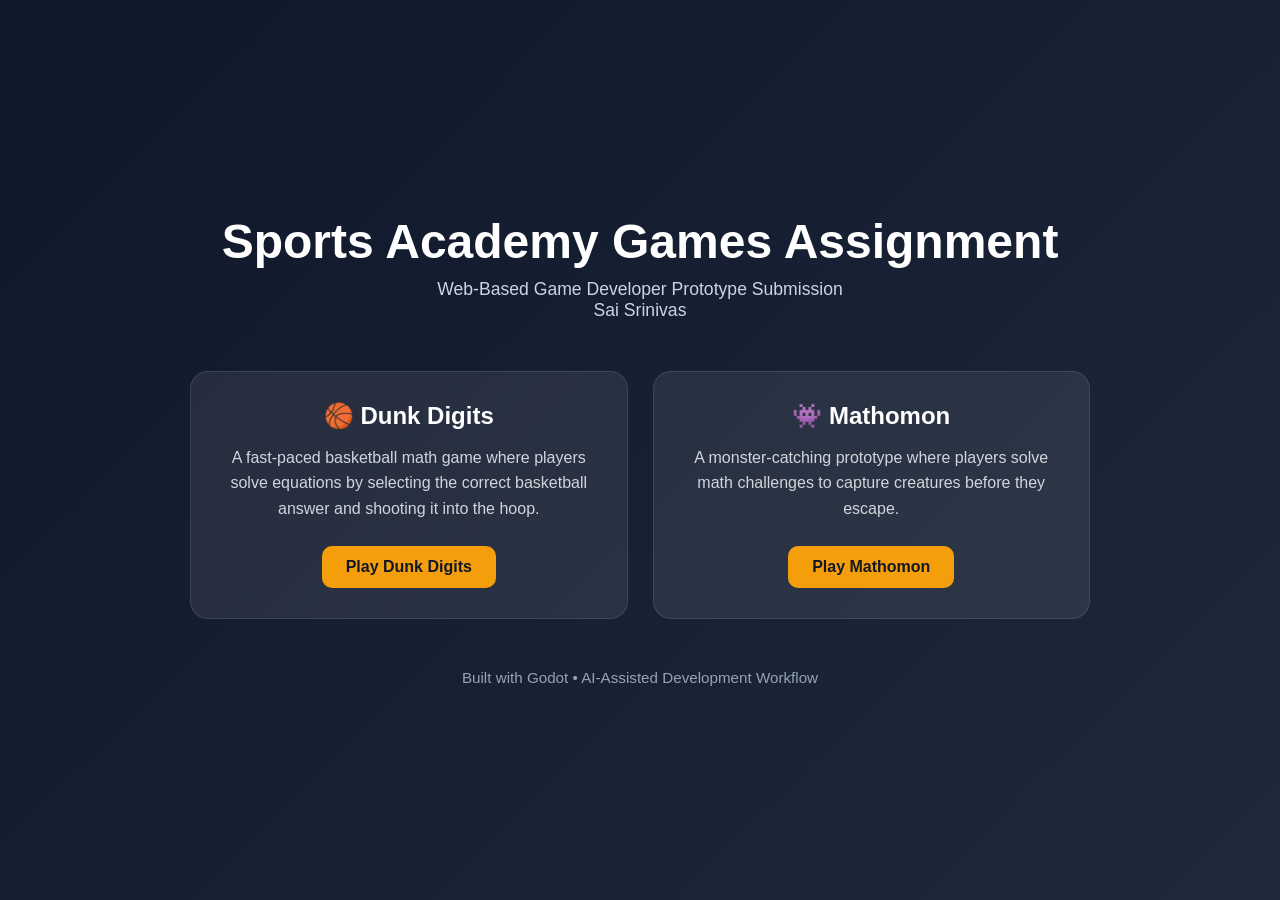
<file: index.html>
<!DOCTYPE html>
<html lang="en">
<head>
    <meta charset="UTF-8">
    <meta name="viewport" content="width=device-width, initial-scale=1.0">
    <title>Sports Academy Games Assignment - Sai Srinivas</title>

    <style>
        * {
            margin: 0;
            padding: 0;
            box-sizing: border-box;
        }

        body {
            font-family: Arial, Helvetica, sans-serif;
            min-height: 100vh;
            background: linear-gradient(135deg, #0f172a, #1e293b);
            color: white;
            display: flex;
            align-items: center;
            justify-content: center;
            padding: 40px 20px;
        }

        .container {
            width: 100%;
            max-width: 900px;
            text-align: center;
        }

        h1 {
            font-size: 3rem;
            margin-bottom: 10px;
        }

        .subtitle {
            color: #cbd5e1;
            margin-bottom: 50px;
            font-size: 1.1rem;
        }

        .games {
            display: grid;
            grid-template-columns: repeat(auto-fit, minmax(300px, 1fr));
            gap: 25px;
        }

        .card {
            background: rgba(255,255,255,0.08);
            border: 1px solid rgba(255,255,255,0.1);
            border-radius: 18px;
            padding: 30px;
            transition: transform 0.2s ease;
        }

        .card:hover {
            transform: translateY(-5px);
        }

        .card h2 {
            margin-bottom: 15px;
        }

        .card p {
            color: #d1d5db;
            line-height: 1.6;
            margin-bottom: 25px;
        }

        .play-btn {
            display: inline-block;
            text-decoration: none;
            background: #f59e0b;
            color: #111827;
            font-weight: bold;
            padding: 12px 24px;
            border-radius: 10px;
            transition: 0.2s;
        }

        .play-btn:hover {
            background: #fbbf24;
        }

        .footer {
            margin-top: 50px;
            color: #94a3b8;
            font-size: 0.95rem;
        }

        @media (max-width: 600px) {
            h1 {
                font-size: 2rem;
            }
        }
    </style>
</head>
<body>

<div class="container">

    <h1>Sports Academy Games Assignment</h1>

    <p class="subtitle">
        Web-Based Game Developer Prototype Submission<br>
        Sai Srinivas
    </p>

    <div class="games">

        <div class="card">
            <h2>🏀 Dunk Digits</h2>

            <p>
                A fast-paced basketball math game where players solve equations by
                selecting the correct basketball answer and shooting it into the hoop.
            </p>

            <a class="play-btn" href="./dunk-digits/">
                Play Dunk Digits
            </a>
        </div>

        <div class="card">
            <h2>👾 Mathomon</h2>

            <p>
                A monster-catching prototype where players solve math challenges
                to capture creatures before they escape.
            </p>

            <a class="play-btn" href="./mons/">
                Play Mathomon
            </a>
        </div>

    </div>

    <div class="footer">
        Built with Godot • AI-Assisted Development Workflow
    </div>

</div>

</body>
</html>
</file>
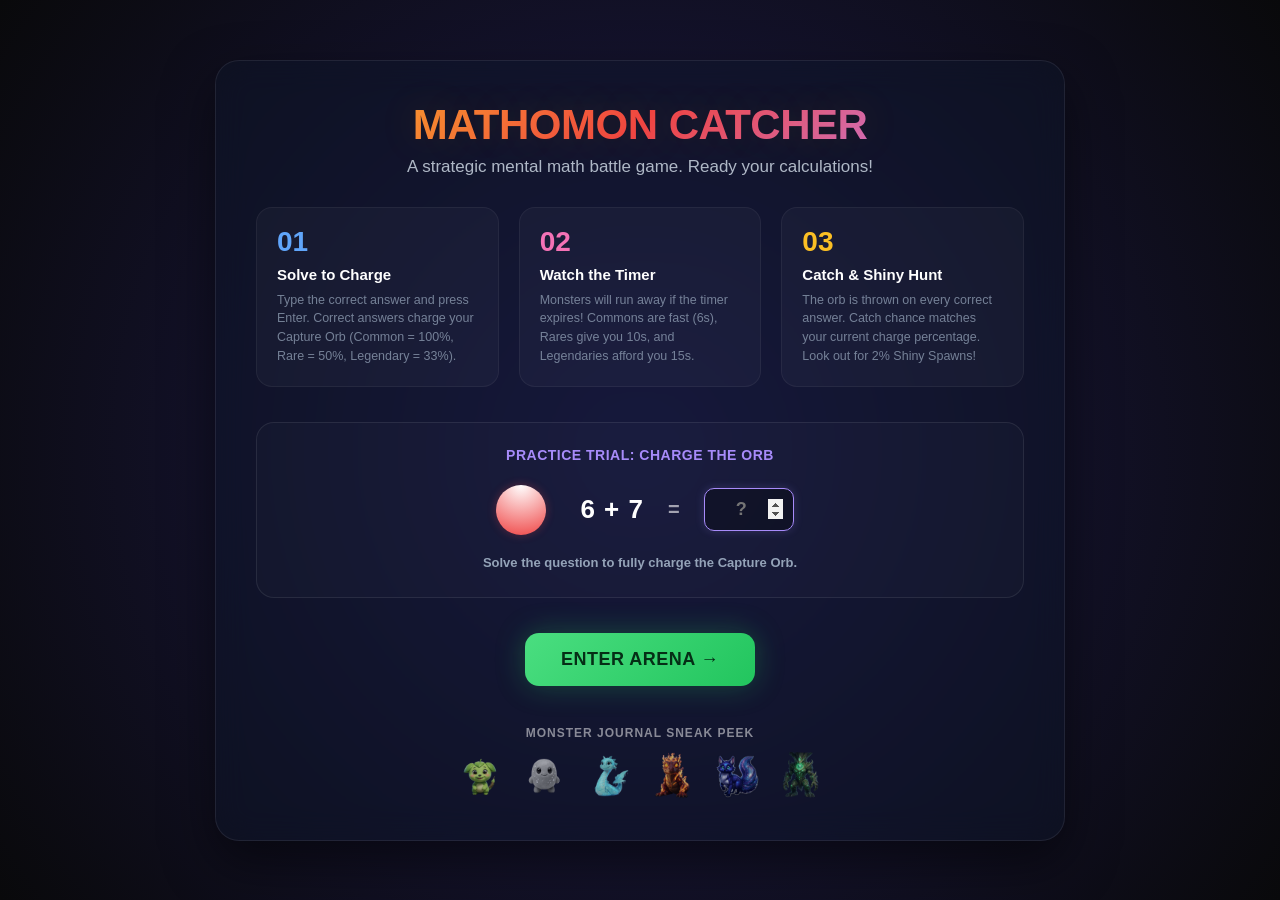
<file: mons/index.html>
<!DOCTYPE html>
<html lang="en">
<head>
    <meta charset="UTF-8">
    <meta name="viewport" content="width=device-width, initial-scale=1.0">
    <title>Mathomon Catcher — How to Play</title>
    <link rel="stylesheet" href="style.css">
    <style>
        /* Special Landing Page Styles */
        body.landing-page {
            overflow-y: auto;
            background: radial-gradient(circle at center, #1e1b4b, #09090b);
            display: flex;
            justify-content: center;
            align-items: center;
            min-height: 100vh;
            padding: 20px;
        }

        #landingContainer {
            width: min(850px, 95vw);
            background: rgba(15, 23, 42, 0.45);
            backdrop-filter: blur(16px);
            -webkit-backdrop-filter: blur(16px);
            border: 1px solid rgba(255, 255, 255, 0.08);
            border-radius: 24px;
            padding: 40px;
            text-align: center;
            box-shadow: 0 20px 50px rgba(0, 0, 0, 0.5);
            position: relative;
        }

        .title-glow {
            font-size: clamp(28px, 5vw, 42px);
            font-weight: 800;
            background: linear-gradient(135deg, #fbbf24, #ef4444, #c084fc);
            -webkit-background-clip: text;
            -webkit-text-fill-color: transparent;
            text-shadow: 0 0 40px rgba(245, 158, 11, 0.15);
            margin-bottom: 8px;
            letter-spacing: -0.5px;
        }

        .subtitle {
            font-size: clamp(14px, 2.5vw, 17px);
            opacity: 0.85;
            color: #cbd5e1;
            margin-bottom: 30px;
        }

        .guide-grid {
            display: grid;
            grid-template-columns: repeat(auto-fit, minmax(220px, 1fr));
            gap: 20px;
            margin-bottom: 35px;
            text-align: left;
        }

        .guide-card {
            background: rgba(255, 255, 255, 0.03);
            border: 1px solid rgba(255, 255, 255, 0.05);
            border-radius: 16px;
            padding: 20px;
            transition: all 0.3s ease;
        }

        .guide-card:hover {
            transform: translateY(-4px);
            background: rgba(255, 255, 255, 0.05);
            border-color: rgba(255, 255, 255, 0.1);
        }

        .card-number {
            font-size: 28px;
            font-weight: 800;
            color: #60a5fa;
            margin-bottom: 10px;
            line-height: 1;
        }

        .guide-card:nth-child(2) .card-number { color: #f472b6; }
        .guide-card:nth-child(3) .card-number { color: #fbbf24; }

        .card-title {
            font-size: 15px;
            font-weight: 700;
            margin-bottom: 8px;
            color: white;
        }

        .card-desc {
            font-size: 12.5px;
            opacity: 0.75;
            line-height: 1.5;
            color: #94a3b8;
        }

        /* Interactive Trial Widget */
        .trial-box {
            background: rgba(255, 255, 255, 0.02);
            border: 1px solid rgba(255, 255, 255, 0.08);
            border-radius: 18px;
            padding: 24px;
            margin-bottom: 35px;
            display: flex;
            flex-direction: column;
            align-items: center;
        }

        .trial-header {
            font-size: 14px;
            font-weight: 700;
            color: #a78bfa;
            margin-bottom: 12px;
            text-transform: uppercase;
            letter-spacing: 0.5px;
        }

        .trial-interactive {
            display: flex;
            align-items: center;
            justify-content: center;
            gap: 24px;
            width: 100%;
            flex-wrap: wrap;
        }

        .trial-orb-wrapper {
            position: relative;
            width: 70px;
            height: 70px;
            display: flex;
            align-items: center;
            justify-content: center;
        }

        .trial-orb {
            width: 50px;
            height: 50px;
            border-radius: 50%;
            background: radial-gradient(circle at top, #ffffff, #ef4444);
            box-shadow: 0 0 10px rgba(239, 68, 68, 0.3);
            transition: all 0.5s ease;
        }

        .trial-orb.charged {
            background: radial-gradient(circle at top, #ffffff, #10b981);
            box-shadow: 0 0 25px #10b981, 0 0 8px rgba(16, 185, 129, 0.5);
            transform: scale(1.15);
        }

        .trial-math {
            font-size: 26px;
            font-weight: 800;
            letter-spacing: 1px;
        }

        .trial-input {
            width: 90px;
            padding: 10px;
            border-radius: 10px;
            border: 1px solid rgba(255, 255, 255, 0.15);
            background: rgba(0, 0, 0, 0.3);
            color: white;
            text-align: center;
            font-size: 18px;
            font-weight: 700;
        }

        .trial-input:focus {
            outline: none;
            border-color: #a78bfa;
            box-shadow: 0 0 10px rgba(167, 139, 250, 0.2);
        }

        .trial-feedback {
            font-size: 13px;
            font-weight: 700;
            margin-top: 10px;
            color: #94a3b8;
            height: 18px;
        }

        .trial-feedback.success {
            color: #10b981;
        }

        /* Action Play Button */
        .play-btn {
            display: inline-flex;
            align-items: center;
            justify-content: center;
            padding: 16px 36px;
            font-size: 18px;
            font-weight: 800;
            text-decoration: none;
            color: #052e16;
            background: linear-gradient(135deg, #4ade80, #22c55e);
            border-radius: 14px;
            box-shadow: 0 0 30px rgba(34, 197, 94, 0.3);
            transition: all 0.3s ease;
            letter-spacing: 0.5px;
            border: none;
            cursor: pointer;
        }

        .play-btn:hover {
            transform: scale(1.05) translateY(-2px);
            box-shadow: 0 0 40px rgba(34, 197, 94, 0.5);
            color: #052e16;
        }

        .play-btn:active {
            transform: scale(0.98);
        }

        /* Mini Monster Showcase */
        .showcase-title {
            font-size: 12px;
            font-weight: 700;
            text-transform: uppercase;
            letter-spacing: 1px;
            opacity: 0.5;
            margin-top: 40px;
            margin-bottom: 12px;
        }

        .showcase-monsters {
            display: flex;
            justify-content: center;
            gap: 16px;
            opacity: 0.75;
            flex-wrap: wrap;
        }

        .showcase-monsters img {
            width: 48px;
            height: 48px;
            object-fit: contain;
            transition: all 0.2s ease;
        }

        .showcase-monsters img:hover {
            transform: scale(1.2) rotate(8deg);
            opacity: 1;
        }

        /* Hide landing view layout scroll limits when in guide */
        @media(max-height: 800px) {
            body.landing-page {
                padding: 10px;
            }
            #landingContainer {
                padding: 24px;
            }
            .guide-grid {
                margin-bottom: 24px;
            }
            .trial-box {
                margin-bottom: 24px;
                padding: 16px;
            }
        }
    </style>
</head>
<body class="landing-page">

<div id="landingContainer">

    <h1 class="title-glow">MATHOMON CATCHER</h1>
    <p class="subtitle">A strategic mental math battle game. Ready your calculations!</p>

    <!-- Guide Grid -->
    <div class="guide-grid">
        <div class="guide-card">
            <div class="card-number">01</div>
            <div class="card-title">Solve to Charge</div>
            <div class="card-desc">Type the correct answer and press Enter. Correct answers charge your Capture Orb (Common = 100%, Rare = 50%, Legendary = 33%).</div>
        </div>
        <div class="guide-card">
            <div class="card-number">02</div>
            <div class="card-title">Watch the Timer</div>
            <div class="card-desc">Monsters will run away if the timer expires! Commons are fast (6s), Rares give you 10s, and Legendaries afford you 15s.</div>
        </div>
        <div class="guide-card">
            <div class="card-number">03</div>
            <div class="card-title">Catch & Shiny Hunt</div>
            <div class="card-desc">The orb is thrown on every correct answer. Catch chance matches your current charge percentage. Look out for 2% Shiny Spawns!</div>
        </div>
    </div>

    <!-- Trial Math Box -->
    <div class="trial-box">
        <div class="trial-header">Practice Trial: Charge the Orb</div>
        <div class="trial-interactive">
            <div class="trial-orb-wrapper">
                <div id="trialOrb" class="trial-orb"></div>
            </div>
            <div id="trialQuestion" class="trial-math">6 + 7</div>
            <div style="font-size: 20px; font-weight: 700; opacity: 0.6;">=</div>
            <input id="trialAnswer" type="number" class="trial-input" placeholder="?" autocomplete="off">
        </div>
        <div id="trialFeedback" class="trial-feedback">Solve the question to fully charge the Capture Orb.</div>
    </div>

    <!-- Play Button -->
    <a href="play.html" class="play-btn">
        ENTER ARENA →
    </a>

    <!-- Mini Showcase -->
    <div class="showcase-title">Monster Journal Sneak Peek</div>
    <div class="showcase-monsters">
        <img src="assets/monsters/Spriggle.png" alt="Spriggle" title="Spriggle">
        <img src="assets/monsters/Pebblit.png" alt="Pebblit" title="Pebblit">
        <img src="assets/monsters/Aquava.png" alt="Aquava" title="Aquava">
        <img src="assets/monsters/Emberjaw.png" alt="Emberjaw" title="Emberjaw">
        <img src="assets/monsters/Starveil.png" alt="Starveil" title="Starveil">
        <img src="assets/monsters/Verdantor.png" alt="Verdantor" title="Verdantor">
    </div>

</div>

<!-- Trial JavaScript Code -->
<script>
    let currentAns = 13;
    let audioCtx = null;

    function getAudio() {
        if (!audioCtx) {
            audioCtx = new (window.AudioContext || window.webkitAudioContext)();
        }
        return audioCtx;
    }

    function playTone(freq, duration) {
        try {
            const ctx = getAudio();
            const osc = ctx.createOscillator();
            const gain = ctx.createGain();
            osc.type = "sine";
            osc.frequency.setValueAtTime(freq, ctx.currentTime);
            osc.frequency.exponentialRampToValueAtTime(800, ctx.currentTime + duration);
            gain.gain.setValueAtTime(0.06, ctx.currentTime);
            gain.gain.exponentialRampToValueAtTime(0.0001, ctx.currentTime + duration);
            osc.connect(gain);
            gain.connect(ctx.destination);
            osc.start();
            osc.stop(ctx.currentTime + duration);
        } catch (e) {
            console.log("Audio not enabled yet");
        }
    }

    function generateQuestion() {
        const a = Math.floor(Math.random() * 8) + 2;
        const b = Math.floor(Math.random() * 8) + 2;
        currentAns = a + b;
        document.getElementById("trialQuestion").textContent = `${a} + ${b}`;
        const input = document.getElementById("trialAnswer");
        input.value = "";
        input.disabled = false;
        input.focus();
        document.getElementById("trialOrb").className = "trial-orb";
        document.getElementById("trialFeedback").textContent = "Solve the question to fully charge the Capture Orb.";
        document.getElementById("trialFeedback").className = "trial-feedback";
    }

    document.getElementById("trialAnswer").addEventListener("keydown", function(e) {
        if (e.key === "Enter") {
            const val = Number(this.value);
            const feedback = document.getElementById("trialFeedback");
            const orb = document.getElementById("trialOrb");
            
            if (val === currentAns) {
                playTone(1500, 0.05);
                orb.className = "trial-orb charged";
                feedback.textContent = "100% Charged! You're ready. Click ENTER ARENA to begin!";
                feedback.className = "trial-feedback success";
                this.disabled = true;
                
                // Reset trial after 2.5 seconds to practice again
                setTimeout(generateQuestion, 2500);
            } else {
                feedback.textContent = "Incorrect. Try again!";
                feedback.className = "trial-feedback";
                this.value = "";
            }
        }
    });

    // Auto-focus on load
    window.addEventListener("DOMContentLoaded", () => {
        document.getElementById("trialAnswer").focus();
    });
</script>

</body>
</html>
</file>
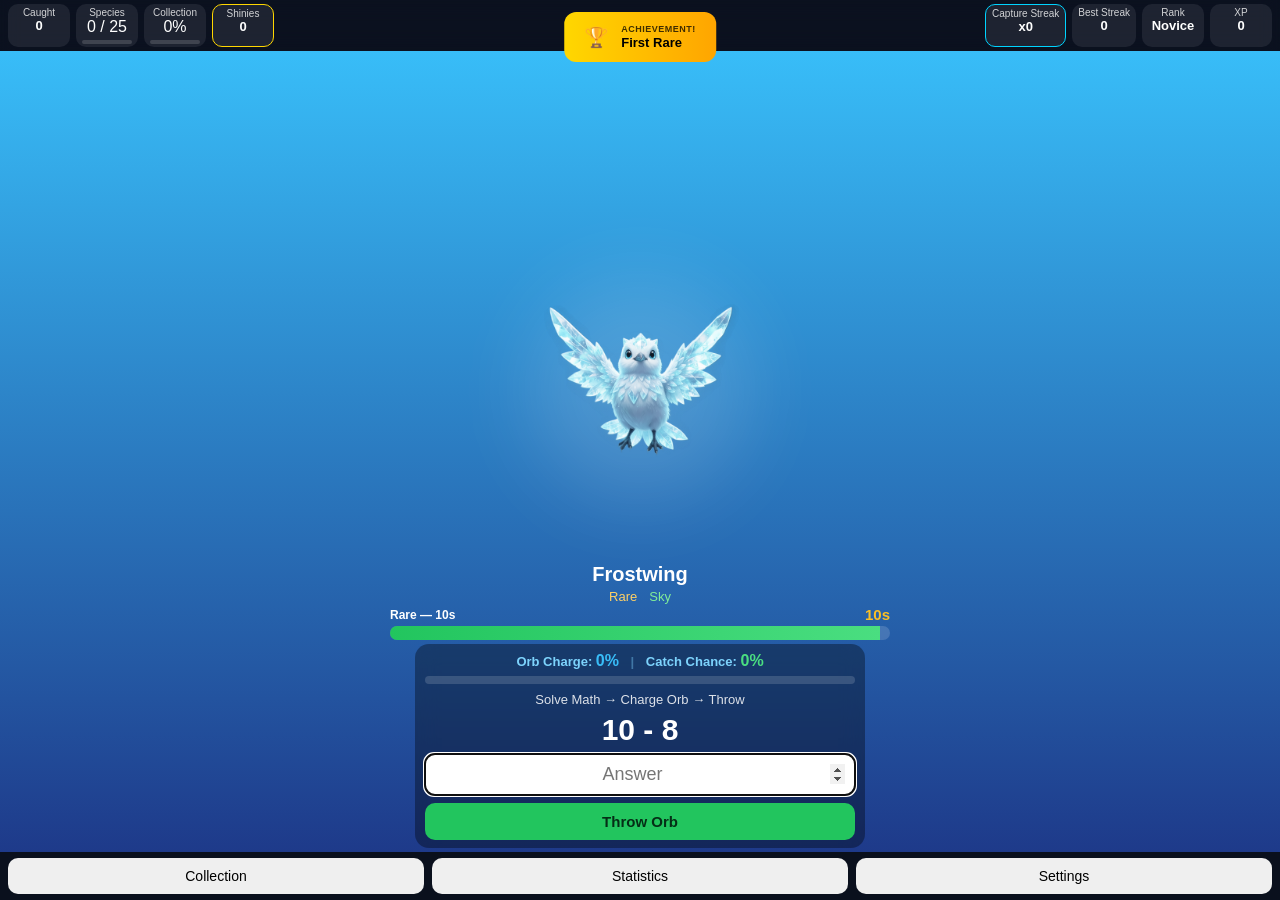
<file: mons/play.html>
<!DOCTYPE html>
<html lang="en">
<head>
    <meta charset="UTF-8">
    <meta name="viewport" content="width=device-width, initial-scale=1.0">
    <title>Mathomon Catcher</title>

    <link rel="stylesheet" href="style.css">
</head>
<body>

<div id="game">

    <!-- =====================================================
         TOP HUD
    ====================================================== -->

    <header id="topHud">

        <div class="hud-group">

            <div class="stat-card">
                <span class="stat-label">Caught</span>
                <span id="caughtCount">0</span>
            </div>

            <div class="stat-card">
                <span class="stat-label">Species</span>
                <span id="speciesCount">0 / 25</span>
                <div class="mini-bar-outer">
                    <div id="speciesBarInner" class="mini-bar-inner"></div>
                </div>
            </div>

            <div class="stat-card">
                <span class="stat-label">Collection</span>
                <span id="collectionPercent">0%</span>
                <div class="mini-bar-outer">
                    <div id="collectionBarInner" class="mini-bar-inner"></div>
                </div>
            </div>

            <div class="stat-card shiny-card">
                <span class="stat-label">Shinies</span>
                <span id="shinyCount">0</span>
            </div>

        </div>

        <div class="hud-group hud-secondary">

            <div class="stat-card combo-card">
                <span class="stat-label">
                    Capture Streak
                </span>

                <span id="comboCount">
                    x0
                </span>
            </div>

            <div class="stat-card">
                <span class="stat-label">
                    Best Streak
                </span>

                <span id="bestCombo">
                    0
                </span>
            </div>

            <div class="stat-card">
                <span class="stat-label">
                    Rank
                </span>

                <span id="rankText">
                    Novice
                </span>
            </div>

            <div class="stat-card">
                <span class="stat-label">
                    XP
                </span>

                <span id="xpText">
                    0
                </span>
            </div>

        </div>

    </header>

    <!-- =====================================================
         ARENA
    ====================================================== -->

    <main id="arena">

        <!-- BIOME -->

        <div id="biomeBackground"></div>

        <!-- PARTICLES -->

        <div id="particleLayer"></div>

        <!-- EFFECTS -->

        <div id="effectLayer">

            <div id="flashOverlay"></div>

            <div id="rareEncounterBanner">
                RARE ENCOUNTER
            </div>

            <div id="legendaryEncounterBanner">
                ⭐ LEGENDARY ENCOUNTER ⭐
            </div>

            <div id="captureFeedbackBanner"></div>

            <div id="shinyBanner">
                ✨ SHINY ENCOUNTER ✨
            </div>

        </div>

        <!-- MONSTER -->

        <section id="monsterStage">

            <div id="monsterGlow"></div>

            <img
                id="monsterSprite"
                src=""
                alt="Monster"
            >

            <div id="shinySparkles"></div>

        </section>

        <!-- MONSTER INFO -->

        <section id="monsterInfo">

            <div id="monsterName">
                Loading...
            </div>

            <div id="monsterMeta">

                <span id="monsterRarity">
                    Common
                </span>

                <span id="monsterBiome">
                    Forest
                </span>

            </div>

        </section>

        <!-- TEMPER BAR -->

        <section id="timerContainer">

            <div class="meter-title">
                <span id="timerLabel">Time Remaining</span>
                <span id="timerText">6s</span>
            </div>

            <div id="timerBarOuter">

                <div id="timerBarInner"></div>

            </div>

        </section>

        <!-- CAPTURE ORB -->

        <div id="captureLayer">

            <div id="captureOrb"></div>

        </div>

        <!-- MATH PANEL -->

        <section id="mathPanel">

            <div id="orbChargeDisplay">
                Orb Charge: <span id="orbChargePercent">0%</span>
                <span class="orb-charge-sep">|</span>
                Catch Chance: <span id="catchChancePercent">0%</span>
            </div>

            <div id="orbChargeBarOuter">
                <div id="orbChargeBarInner"></div>
            </div>

            <div id="mathTitle">
                Solve Math → Charge Orb → Throw
            </div>

            <div id="mathQuestion">
                5 + 4
            </div>

            <input
                id="mathAnswer"
                type="number"
                autocomplete="off"
                placeholder="Answer"
            >

            <button id="submitAnswer">
                Throw Orb
            </button>

        </section>

    </main>

    <!-- =====================================================
         BOTTOM BAR
    ====================================================== -->

    <footer id="bottomBar">

        <button id="journalButton">
            Collection
        </button>

        <button id="statsButton">
            Statistics
        </button>

        <button id="settingsButton">
            Settings
        </button>

    </footer>

</div>

<!-- =====================================================
     COLLECTION MODAL
===================================================== -->

<div
    id="collectionModal"
    class="modal hidden"
>

    <div class="modal-content">

        <div class="modal-header">

            <h2>
                Monster Journal
            </h2>

            <button
                class="closeModal"
            >
                ✕
            </button>

        </div>

        <div id="journalProgressContainer">
            <div class="journal-progress-header">
                <span>Journal Completion</span>
                <span id="journalProgressText">0 / 25 (0%)</span>
            </div>
            <div class="journal-progress-bar-outer">
                <div id="journalProgressBarInner" class="journal-progress-bar-inner"></div>
            </div>
        </div>

        <div id="collectionGrid">

        </div>

    </div>

</div>

<!-- =====================================================
     STATS MODAL
===================================================== -->

<div
    id="statsModal"
    class="modal hidden"
>

    <div class="modal-content">

        <div class="modal-header">

            <h2>
                Statistics
            </h2>

            <button
                class="closeModal"
            >
                ✕
            </button>

        </div>

        <div id="statsContent">

            <div class="stats-row">
                Total Encounters
                <span id="totalEncounters">
                    0
                </span>
            </div>

            <div class="stats-row">
                Total Captures
                <span id="totalCaptures">
                    0
                </span>
            </div>

            <div class="stats-row">
                Total Escapes
                <span id="totalEscapes">
                    0
                </span>
            </div>

            <div class="stats-row">
                Rare Seen
                <span id="rareSeen">
                    0
                </span>
            </div>

            <div class="stats-row">
                Legendary Seen
                <span id="legendarySeen">
                    0
                </span>
            </div>

            <div class="stats-row">
                Shinies Found
                <span id="totalShinies">
                    0
                </span>
            </div>

            <div class="stats-row">
                Best Combo
                <span id="bestComboStat">
                    0
                </span>
            </div>

        </div>

    </div>

</div>

<!-- =====================================================
     SETTINGS MODAL
===================================================== -->

<div
    id="settingsModal"
    class="modal hidden"
>

    <div class="modal-content">

        <div class="modal-header">

            <h2>
                Settings
            </h2>

            <button
                class="closeModal"
            >
                ✕
            </button>

        </div>

        <div class="settings-row">

            <label>
                Sound Effects
            </label>

            <input
                id="soundToggle"
                type="checkbox"
                checked
            >

        </div>

        <div class="settings-row">

            <button
                id="resetProgress"
            >
                Reset Save
            </button>

        </div>

        <div class="settings-row" style="margin-top: 8px;">

            <a href="index.html" style="display: block; width: 100%; text-align: center; padding: 10px; border-radius: 10px; background: rgba(255,255,255,0.08); color: white; text-decoration: none; font-weight: 700; font-size: 14px; transition: 0.2s; border: 1px solid rgba(255, 255, 255, 0.15);">
                How to Play (Main Menu)
            </a>

        </div>

    </div>

</div>

<!-- =====================================================
     ACHIEVEMENT TOASTS
===================================================== -->

<div id="achievementContainer"></div>

<!-- =====================================================
     FUTURE SYSTEMS
===================================================== -->

<div hidden>

    <div id="orbInventory"></div>

    <div id="evolutionContainer"></div>

    <div id="questContainer"></div>

    <div id="dailyRewardContainer"></div>

</div>

<script src="game.js"></script>

</body>
</html>
</file>
<file: mons/style.css>
/* =====================================================
   RESET
===================================================== */

*{
    margin:0;
    padding:0;
    box-sizing:border-box;
}

html,
body{
    width:100%;
    height:100%;
    overflow:hidden;

    font-family:
    Inter,
    Arial,
    sans-serif;

    background:#0f172a;
    color:white;
}

/* =====================================================
   GAME
===================================================== */

#game{
    width:100%;
    height:100vh;
    height:100dvh;

    display:flex;
    flex-direction:column;
}

/* =====================================================
   HUD
===================================================== */

#topHud{
    display:flex;
    justify-content:space-between;
    gap:6px;

    padding:4px 8px;
    flex-shrink:0;

    background:
    rgba(0,0,0,0.25);

    backdrop-filter:blur(10px);

    z-index:20;
}

.hud-group{
    display:flex;
    gap:6px;
    flex-wrap:wrap;
}

.stat-card{
    min-width:62px;

    display:flex;
    flex-direction:column;
    align-items:center;

    padding:3px 6px;

    border-radius:10px;

    background:
    rgba(255,255,255,0.08);
}

.stat-label{
    font-size:10px;
    opacity:.8;
}

.stat-card span:last-child{
    font-size:13px;
    font-weight:700;
}

.shiny-card{
    border:1px solid gold;
}

.combo-card{
    border:1px solid #00d4ff;
}

.hud-secondary{
    display:flex;
}

/* =====================================================
   ARENA
===================================================== */

#arena{
    flex:1;
    min-height:0;

    position:relative;

    display:flex;
    flex-direction:column;
    align-items:center;
    justify-content:flex-end;

    overflow:hidden;
}

/* =====================================================
   BIOMES
===================================================== */

#biomeBackground{
    position:absolute;
    inset:0;

    z-index:0;

    transition:1s;
}

.biome-forest{
    background:
    linear-gradient(
    #1d4d2c,
    #234e52
    );
}

.biome-cave{
    background:
    linear-gradient(
    #374151,
    #111827
    );
}

.biome-desert{
    background:
    linear-gradient(
    #d97706,
    #92400e
    );
}

.biome-volcano{
    background:
    linear-gradient(
    #7f1d1d,
    #450a0a
    );
}

.biome-sky{
    background:
    linear-gradient(
    #38bdf8,
    #1e3a8a
    );
}

.biome-cosmic{
    background:
    linear-gradient(
    #4c1d95,
    #0f172a
    );
}

/* =====================================================
   PARTICLES
===================================================== */

#particleLayer{
    position:absolute;
    inset:0;
    pointer-events:none;
    z-index:4;
}

/* =====================================================
   MONSTER
===================================================== */

#monsterStage{
    flex:1;
    min-height:0;
    max-height:38vh;

    width:100%;

    display:flex;
    align-items:center;
    justify-content:center;

    position:relative;
    z-index:5;
}

#monsterGlow{
    position:absolute;

    width:min(40vw,220px);
    height:min(40vw,220px);

    border-radius:50%;

    filter:blur(40px);

    background:
    rgba(255,255,255,.15);
}

#monsterSprite{
    width:min(28vw,200px);
    height:min(28vw,200px);
    max-height:32vh;

    object-fit:contain;

    position:relative;
    z-index:2;

    animation:
    monsterFloat 2s ease-in-out infinite;
}

@keyframes monsterFloat{

    0%{
        transform:translateY(0);
    }

    50%{
        transform:translateY(-8px);
    }

    100%{
        transform:translateY(0);
    }
}

.monster-shake{
    animation:
    monsterShake .4s ease-in-out 3 !important;
}

@keyframes monsterShake{

    0%,100%{
        transform:translateX(0);
    }

    25%{
        transform:translateX(-8px);
    }

    75%{
        transform:translateX(8px);
    }
}

/* =====================================================
   SHINY
===================================================== */

.shiny-monster{
    filter:
        brightness(1.35)
        saturate(1.5)
        drop-shadow(0 0 18px gold);
}

#shinySparkles{
    position:absolute;
    inset:0;
    pointer-events:none;
    z-index:3;
}

#shinySparkles.active::before,
#shinySparkles.active::after{
    content:"✦";
    position:absolute;
    font-size:22px;
    color:gold;
    text-shadow:0 0 8px gold;
    animation:sparkle 1.2s ease-in-out infinite;
}

#shinySparkles.active::before{
    top:15%;
    left:20%;
    animation-delay:0s;
}

#shinySparkles.active::after{
    bottom:20%;
    right:18%;
    animation-delay:.6s;
}

.sparkle-particle{
    position:absolute;
    width:6px;
    height:6px;
    border-radius:50%;
    background:gold;
    box-shadow:0 0 6px gold;
    animation:sparkleFloat 1.4s ease-in-out infinite;
}

@keyframes sparkle{

    0%,100%{
        opacity:.3;
        transform:scale(.8) rotate(0deg);
    }

    50%{
        opacity:1;
        transform:scale(1.2) rotate(180deg);
    }
}

@keyframes sparkleFloat{

    0%,100%{
        opacity:.2;
        transform:translateY(0);
    }

    50%{
        opacity:1;
        transform:translateY(-12px);
    }
}

/* =====================================================
   INFO
===================================================== */

#monsterInfo{
    position:relative;
    z-index:5;
    flex-shrink:0;

    margin-top:2px;
    margin-bottom:2px;

    text-align:center;
}

#monsterName{
    font-size:20px;
    font-weight:700;
    line-height:1.2;
}

#monsterMeta{
    display:flex;
    justify-content:center;
    gap:12px;

    margin-top:3px;
    font-size:13px;
}

#monsterRarity{
    color:#ffd166;
}

#monsterBiome{
    color:#80ed99;
}

/* =====================================================
   TIMER
===================================================== */

#timerContainer{
    width:min(500px,92%);
    flex-shrink:0;

    position:relative;
    z-index:5;

    margin-bottom:4px;
}

.meter-title{
    display:flex;
    justify-content:space-between;
    align-items:center;

    margin-bottom:3px;
    font-size:12px;
    font-weight:600;
}

#timerText{
    font-size:15px;
    font-weight:700;
    color:#fbbf24;
    min-width:36px;
    text-align:right;
}

#timerBarOuter{
    width:100%;
    height:14px;

    border-radius:999px;

    overflow:hidden;

    background:
    rgba(255,255,255,0.15);
}

#timerBarInner{
    width:100%;
    height:100%;

    background:
    linear-gradient(
    90deg,
    #22c55e,
    #ef4444
    );

    transition:.1s linear;
}

/* =====================================================
   ORB
===================================================== */

#captureLayer{
    position:absolute;
    inset:0;

    pointer-events:none;

    z-index:8;
}

#captureOrb{
    position:absolute;

    bottom:180px;
    left:50%;

    width:36px;
    height:36px;

    border-radius:50%;

    background:
    radial-gradient(
        circle at top,
        white,
        #ef4444
    );

    opacity:0;

    pointer-events:none;

    transform:
    translateX(-50%);
}

.throw-orb{
    opacity:1;

    animation:
    throwOrb .7s ease forwards;
}

@keyframes throwOrb{

    0%{
        transform:
        translateX(-50%)
        translateY(0);
    }

    100%{
        transform:
        translateX(-50%)
        translateY(-240px);
    }
}

/* =====================================================
   MATH
===================================================== */

#mathPanel{
    width:min(450px,95%);
    flex-shrink:0;

    padding:8px 10px;
    margin-bottom:4px;

    border-radius:14px;

    background:
    rgba(0,0,0,.35);

    backdrop-filter:blur(10px);

    position:relative;
    z-index:6;

    text-align:center;
}

#orbChargeDisplay{
    font-size:13px;
    font-weight:600;
    margin-bottom:6px;
    color:#7dd3fc;
}

#orbChargePercent,
#catchChancePercent{
    font-size:16px;
    font-weight:700;
    color:#38bdf8;
}

#catchChancePercent{
    color:#4ade80;
}

.orb-charge-sep{
    margin:0 8px;
    opacity:.4;
}

#orbChargeBarOuter{
    width:100%;
    height:8px;
    margin-bottom:8px;
    border-radius:999px;
    overflow:hidden;
    background:rgba(255,255,255,0.15);
}

#orbChargeBarInner{
    width:0%;
    height:100%;
    background:linear-gradient(90deg,#38bdf8,#22c55e);
    transition:.25s ease;
}

#mathTitle{
    margin-bottom:6px;
    font-size:13px;
    opacity:.85;
}

#mathQuestion{
    font-size:30px;
    font-weight:700;

    margin-bottom:8px;
    line-height:1.1;
}

#mathAnswer{
    width:100%;

    padding:10px;

    border:none;
    border-radius:10px;

    text-align:center;
    font-size:18px;
}

#submitAnswer{
    width:100%;

    margin-top:8px;

    padding:10px;

    border:none;
    border-radius:10px;

    cursor:pointer;

    font-weight:700;
    font-size:15px;

    background:#22c55e;
    color:#052e16;
}

#submitAnswer:hover{
    opacity:.9;
}

#submitAnswer:disabled{
    opacity:.5;
    cursor:not-allowed;
}

/* =====================================================
   FOOTER
===================================================== */

#bottomBar{
    display:flex;
    gap:8px;
    flex-shrink:0;

    padding:6px 8px;

    background:
    rgba(0,0,0,.3);
}

#bottomBar button{
    flex:1;

    padding:10px;

    border:none;
    border-radius:10px;

    cursor:pointer;
    font-size:14px;
}

/* =====================================================
   MODALS
===================================================== */

.modal{
    position:fixed;
    inset:0;

    display:flex;
    justify-content:center;
    align-items:center;

    background:
    rgba(0,0,0,.65);

    z-index:999;
}

.hidden{
    display:none;
}

.modal-content{
    width:min(700px,90%);
    max-height:80vh;

    overflow:auto;

    background:#111827;

    border-radius:16px;

    padding:20px;
}

.modal-header{
    display:flex;
    justify-content:space-between;
    align-items:center;

    margin-bottom:20px;
}

.closeModal{
    border:none;
    background:none;

    color:white;

    cursor:pointer;

    font-size:22px;
}

/* =====================================================
   COLLECTION
===================================================== */

#collectionGrid{
    display:grid;

    grid-template-columns:
    repeat(auto-fill,minmax(120px,1fr));

    gap:12px;
}

.monster-card{
    padding:10px;

    border-radius:10px;

    text-align:center;

    background:
    rgba(255,255,255,.08);
}

.monster-card.owned{
    border:1px solid rgba(126,217,87,.4);
}

.monster-card img{
    width:64px;
    height:64px;
    object-fit:contain;
    margin-bottom:6px;
}

/* =====================================================
   STATS
===================================================== */

.stats-row{
    display:flex;
    justify-content:space-between;

    padding:10px 0;

    border-bottom:
    1px solid rgba(
    255,255,255,.08);
}

/* =====================================================
   SETTINGS
===================================================== */

.settings-row{
    display:flex;
    justify-content:space-between;
    align-items:center;

    padding:12px 0;
}

/* =====================================================
   ACHIEVEMENTS
===================================================== */

#achievementContainer{
    position:fixed;
    top:12px;
    left:50%;
    transform:translateX(-50%);
    z-index:2000;
    pointer-events:none;
    display:flex;
    flex-direction:column;
    align-items:center;
    gap:8px;
}

.achievement-toast{
    padding:12px 20px;

    border-radius:12px;

    background:
    linear-gradient(
    90deg,
    gold,
    orange
    );

    color:black;
    font-weight:700;
    font-size:14px;
    white-space:nowrap;

    animation:
    toastIn .3s ease;
}

@keyframes toastIn{

    from{
        opacity:0;
        transform:translateY(-20px);
    }

    to{
        opacity:1;
        transform:translateY(0);
    }
}

/* =====================================================
   EFFECT BANNERS
===================================================== */

#flashOverlay{
    position:absolute;
    inset:0;
    pointer-events:none;
    z-index:90;
    opacity:0;
}

#flashOverlay.flash-blue{
    animation:flashBlue .8s ease;
}

#flashOverlay.flash-gold{
    animation:flashGold .8s ease;
}

#flashOverlay.flash-green{
    animation:flashGreen .6s ease;
}

#flashOverlay.flash-red{
    animation:flashRed .6s ease;
}

@keyframes flashBlue{

    0%,100%{
        opacity:0;
        background:transparent;
    }

    30%{
        opacity:.55;
        background:#3b82f6;
    }
}

@keyframes flashGold{

    0%,100%{
        opacity:0;
        background:transparent;
    }

    30%{
        opacity:.6;
        background:#fbbf24;
    }
}

@keyframes flashGreen{

    0%,100%{
        opacity:0;
        background:transparent;
    }

    40%{
        opacity:.5;
        background:#22c55e;
    }
}

@keyframes flashRed{

    0%,100%{
        opacity:0;
        background:transparent;
    }

    40%{
        opacity:.5;
        background:#ef4444;
    }
}

#rareEncounterBanner,
#legendaryEncounterBanner,
#captureFeedbackBanner,
#shinyBanner{
    display:none;

    position:absolute;

    top:12%;
    left:50%;

    transform:
    translateX(-50%);

    z-index:100;

    padding:10px 18px;

    border-radius:12px;

    font-weight:700;
    font-size:18px;
    white-space:nowrap;

    background:
    rgba(0,0,0,.75);
}

#rareEncounterBanner.show{
    display:block;
    color:#60a5fa;
    border:2px solid #3b82f6;
    animation:bannerPop .8s ease;
}

#legendaryEncounterBanner.show{
    display:block;
    color:#fbbf24;
    border:2px solid gold;
    animation:bannerPop 1s ease;
}

#captureFeedbackBanner.show{
    display:block;
    animation:bannerPop .6s ease;
}

#captureFeedbackBanner.captured{
    color:#4ade80;
    border:2px solid #22c55e;
}

#captureFeedbackBanner.escaped{
    color:#f87171;
    border:2px solid #ef4444;
}

#captureFeedbackBanner.critical{
    color:#fbbf24;
    border:2px solid gold;
    font-size:20px;
}

#captureFeedbackBanner.missed{
    color:#fca5a5;
    border:2px solid #f87171;
    font-size:15px;
}

#shinyBanner.show{
    display:block;
    color:gold;
    border:2px solid gold;
    animation:bannerPop .8s ease;
}

@keyframes bannerPop{

    0%{
        opacity:0;
        transform:translateX(-50%) scale(.7);
    }

    20%{
        opacity:1;
        transform:translateX(-50%) scale(1.05);
    }

    100%{
        opacity:1;
        transform:translateX(-50%) scale(1);
    }
}

/* =====================================================
   RESPONSIVE — 1366x768 & SHORT SCREENS
===================================================== */

@media (max-height:800px){

    #monsterSprite{
        width:min(24vw,160px);
        height:min(24vw,160px);
        max-height:28vh;
    }

    #monsterStage{
        max-height:34vh;
    }

    #monsterName{
        font-size:18px;
    }

    #mathQuestion{
        font-size:26px;
    }

    #mathPanel{
        padding:6px 8px;
    }

    #topHud{
        padding:3px 6px;
    }

    .stat-card{
        padding:2px 5px;
        min-width:56px;
    }

    .stat-label{
        font-size:9px;
    }

    .stat-card span:last-child{
        font-size:12px;
    }

    .hud-secondary{
        display:none;
    }

    #captureOrb{
        bottom:150px;
    }
}

/* =====================================================
   MOBILE LANDSCAPE
===================================================== */

@media (max-height:500px) and (orientation:landscape){

    #topHud{
        flex-direction:row;
        padding:2px 6px;
    }

    .hud-secondary{
        display:none;
    }

    #monsterStage{
        max-height:50vh;
    }

    #monsterSprite{
        width:120px;
        height:120px;
        max-height:45vh;
    }

    #monsterInfo{
        margin:0;
    }

    #monsterName{
        font-size:16px;
    }

    #mathQuestion{
        font-size:22px;
        margin-bottom:4px;
    }

    #mathPanel{
        padding:4px 8px;
        margin-bottom:2px;
    }

    #mathTitle,
    #orbChargeDisplay{
        font-size:11px;
        margin-bottom:3px;
    }

    #mathAnswer,
    #submitAnswer{
        padding:6px;
        font-size:14px;
        margin-top:4px;
    }

    #bottomBar{
        padding:4px 6px;
    }

    #bottomBar button{
        padding:6px;
        font-size:12px;
    }

    #timerContainer{
        margin-bottom:2px;
    }

    #timerBarOuter{
        height:10px;
    }
}

@media (max-width:768px){

    #topHud{
        flex-direction:column;
    }

    .hud-group{
        justify-content:center;
    }
}

/* =====================================================
   PROGRESS BARS & POLISH EFFECTS (ADDED)
===================================================== */

.mini-bar-outer {
    width: 100%;
    height: 4px;
    background: rgba(255, 255, 255, 0.15);
    border-radius: 2px;
    margin-top: 4px;
    overflow: hidden;
}

.mini-bar-inner {
    height: 100%;
    width: 0%;
    background: linear-gradient(90deg, #4ade80, #22c55e);
    border-radius: 2px;
    transition: width 0.4s cubic-bezier(0.4, 0, 0.2, 1);
}

#journalProgressContainer {
    background: rgba(255, 255, 255, 0.04);
    border: 1px solid rgba(255, 255, 255, 0.08);
    border-radius: 12px;
    padding: 10px 14px;
    margin-bottom: 20px;
}

.journal-progress-header {
    display: flex;
    justify-content: space-between;
    font-size: 13px;
    font-weight: 600;
    margin-bottom: 6px;
    color: #e2e8f0;
}

#journalProgressText {
    color: #4ade80;
    font-weight: 700;
}

.journal-progress-bar-outer {
    width: 100%;
    height: 8px;
    background: rgba(255, 255, 255, 0.1);
    border-radius: 999px;
    overflow: hidden;
}

.journal-progress-bar-inner {
    height: 100%;
    width: 0%;
    background: linear-gradient(90deg, #10b981, #059669);
    box-shadow: 0 0 8px rgba(16, 185, 129, 0.5);
    border-radius: 999px;
    transition: width 0.5s ease-out;
}

.timer-pulse {
    animation: timerWarning 0.5s ease-in-out infinite alternate;
}

@keyframes timerWarning {
    from {
        box-shadow: 0 0 4px #ef4444;
        filter: brightness(1);
    }
    to {
        box-shadow: 0 0 16px #ef4444;
        filter: brightness(1.3);
    }
}

.shiny-monster-shadow {
    filter: drop-shadow(0 0 22px gold) drop-shadow(0 0 8px rgba(255, 215, 0, 0.6));
}

.card-inner {
    position: relative;
    width: 100%;
    height: 100%;
}

.shiny-toggle-btn {
    position: absolute;
    top: -2px;
    right: -2px;
    width: 24px;
    height: 24px;
    border-radius: 50%;
    background: #1f2937;
    border: 1.5px solid gold;
    color: gold;
    font-size: 11px;
    cursor: pointer;
    display: flex;
    align-items: center;
    justify-content: center;
    box-shadow: 0 0 6px rgba(255, 215, 0, 0.4);
    transition: all 0.2s ease;
    z-index: 10;
    line-height: 1;
    padding: 0;
}

.shiny-toggle-btn:hover {
    transform: scale(1.15);
    background: gold;
    color: black;
    box-shadow: 0 0 12px gold;
}

.shiny-toggle-btn.active {
    background: gold;
    color: black;
    box-shadow: 0 0 12px gold;
}
</file>
